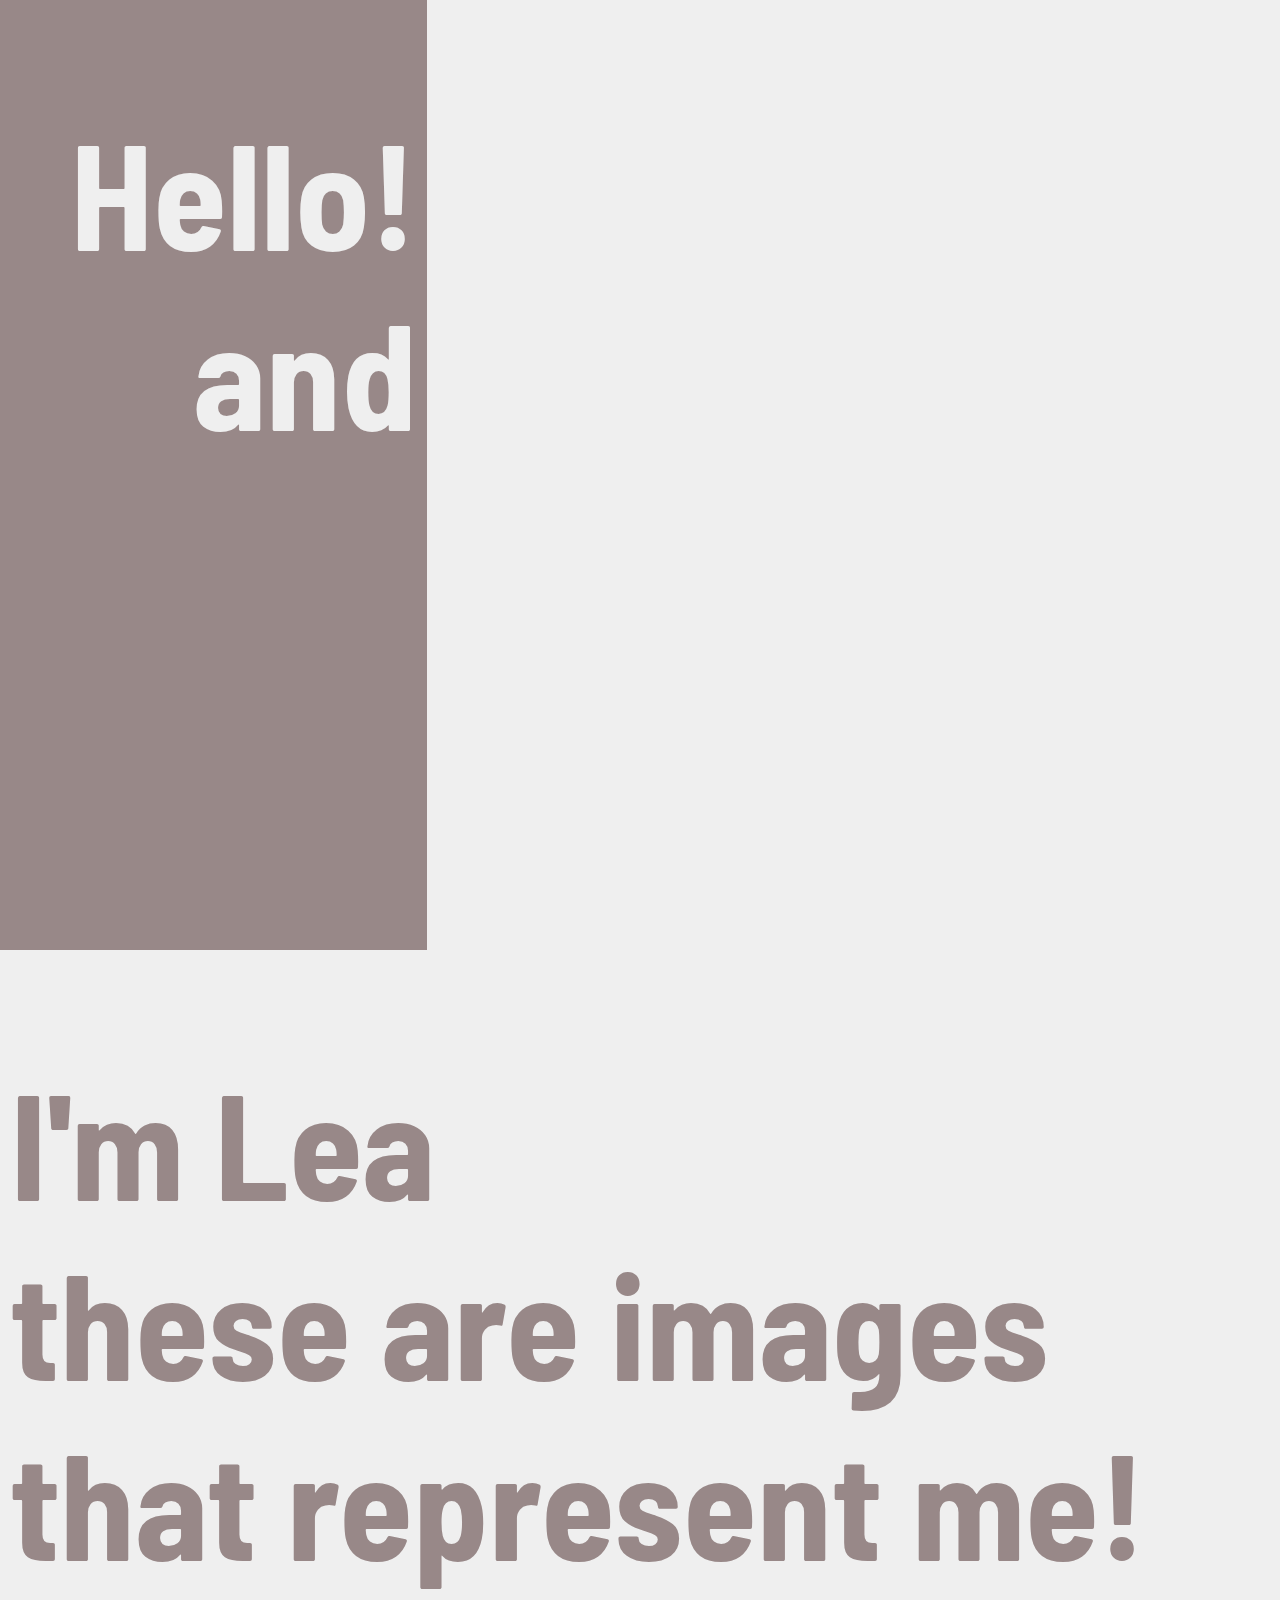
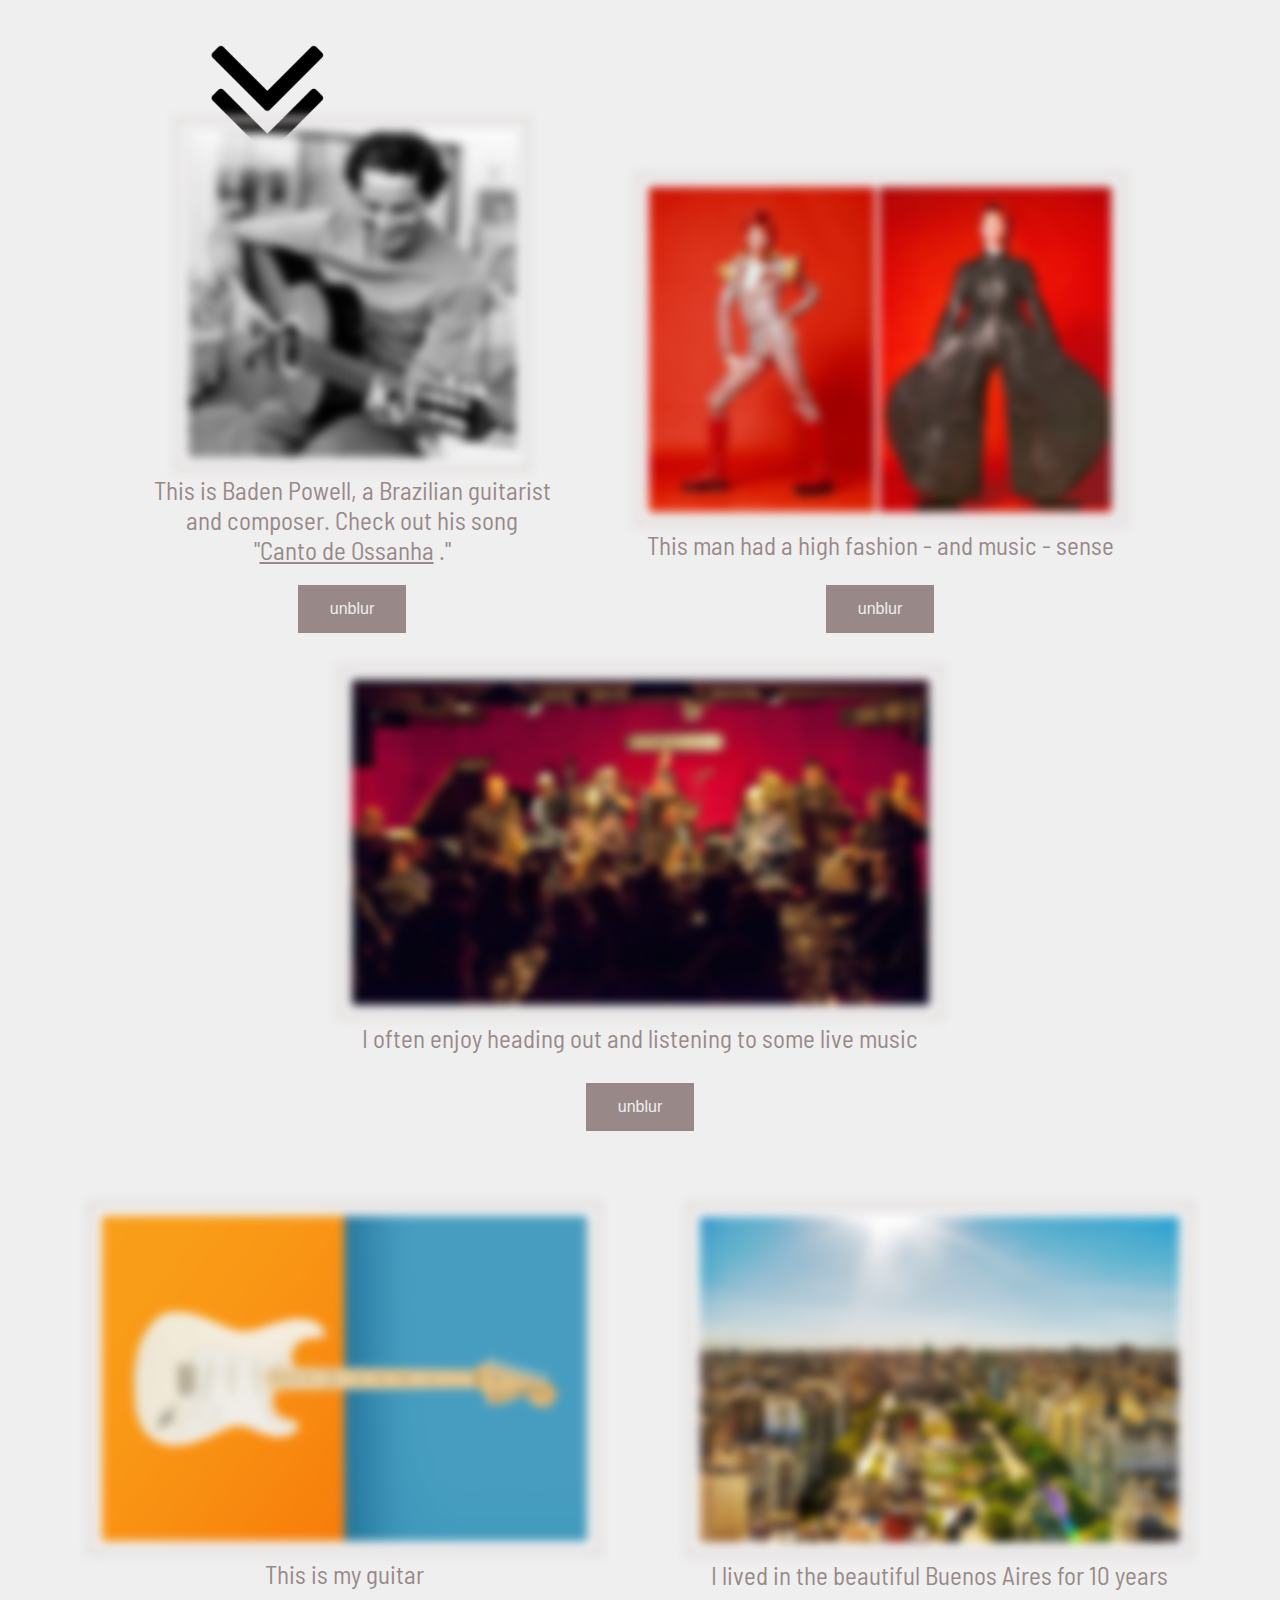
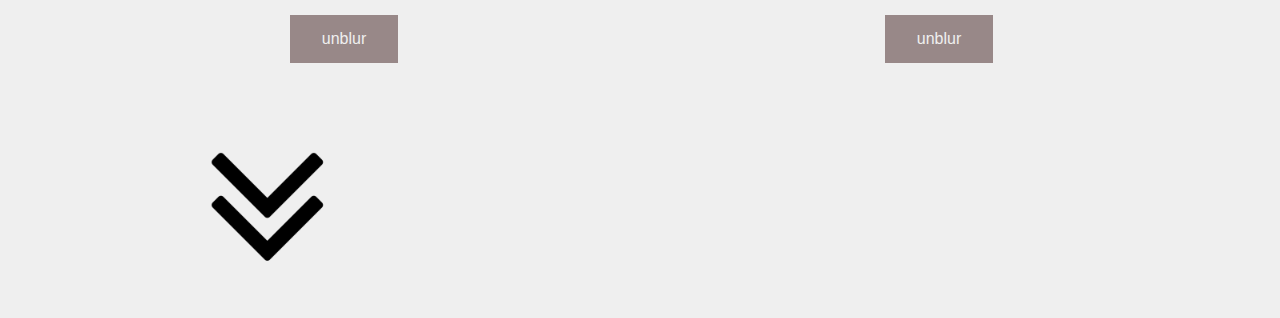
<file: index.html>
<!DOCTYPE html>
<html>
<head>
	<title>Images That Represent Me!</title>
	<link rel="stylesheet" type="text/css" href="stylesheet/style.css">
	<link href="https://fonts.googleapis.com/css?family=Barlow+Semi+Condensed" rel="stylesheet">
</head>
<body>
	<div class="row">
		<div class="intro column">
			<h1 class="right">
				Hello!<br>
				and
			</h1>
		</div>
		<div class="intro2 column">
			<h1>
				I'm Lea<br>
				these are images<br>
				that represent me!<br>
				<a href="#images"><img id="arrow" src="images/arrow.png" width="200px" height="200px"></a>
			</h1>
		</div>
	</div>
	<div id="images" class="row one">
		<figure class="column move">
			<img id="pic1" src="images/badenPowell2.jpg" width="327px" height="325px" alt="Baden Powell playing guitar">
			<figcaption>This is Baden Powell, a Brazilian guitarist<br/> and composer. Check out his song <br/>"<a href="https://www.youtube.com/watch?v=JgS16Ipnr2E" target="_blank">Canto de Ossanha</a> ."</figcaption>
			<button onclick="document.getElementById('pic1').style.filter = 'blur(0px)'">unblur</button>
		</figure>
	
		<figure class="column">
			<img id="pic2" src="images/davidBowie2.jpg" width="463px" height="325px" alt="David Bowie wearing two bodysuits">
			<figcaption>This man had a high fashion - and music - sense</figcaption>
			<button onclick="document.getElementById('pic2').style.filter = 'blur(0px)'">unblur</button>
		</figure>

		<figure class="column">
			<img id="pic3" src="images/jazzClub2.jpg" width="577px" height="325px" alt="Big band playing at a jazz club">
			<figcaption>I often enjoy heading out and listening to some live music</figcaption>
			<button onclick="document.getElementById('pic3').style.filter = 'blur(0px)'">unblur</button>
		</figure>
	</div>
	<br/>
	<br/>
	<div class="row">
		<figure class="column">
			<img id="pic4" src="images/fenderStrat.jpg" width="485px" height="325px" alt="White Fender Stratocaster">
			<figcaption>This is my guitar</figcaption>
			<button onclick="document.getElementById('pic4').style.filter = 'blur(0px)'">unblur</button>
		</figure>

		<figure class="column">
			<img id="pic5" src="images/buenos_aires.jpg" width="479px" height="325px" alt="Streets of Buenos Aires">
			<figcaption>I lived in the beautiful Buenos Aires for 10 years</figcaption>
			<button onclick="document.getElementById('pic5').style.filter = 'blur(0px)'">unblur</button>
		</figure>
	</div>
	<br/>
	<a href="templates/more.html#images"><img id="arrow" src="images/arrow.png" width="200px" height="200px" /></a>
</body>
</html>
</file>
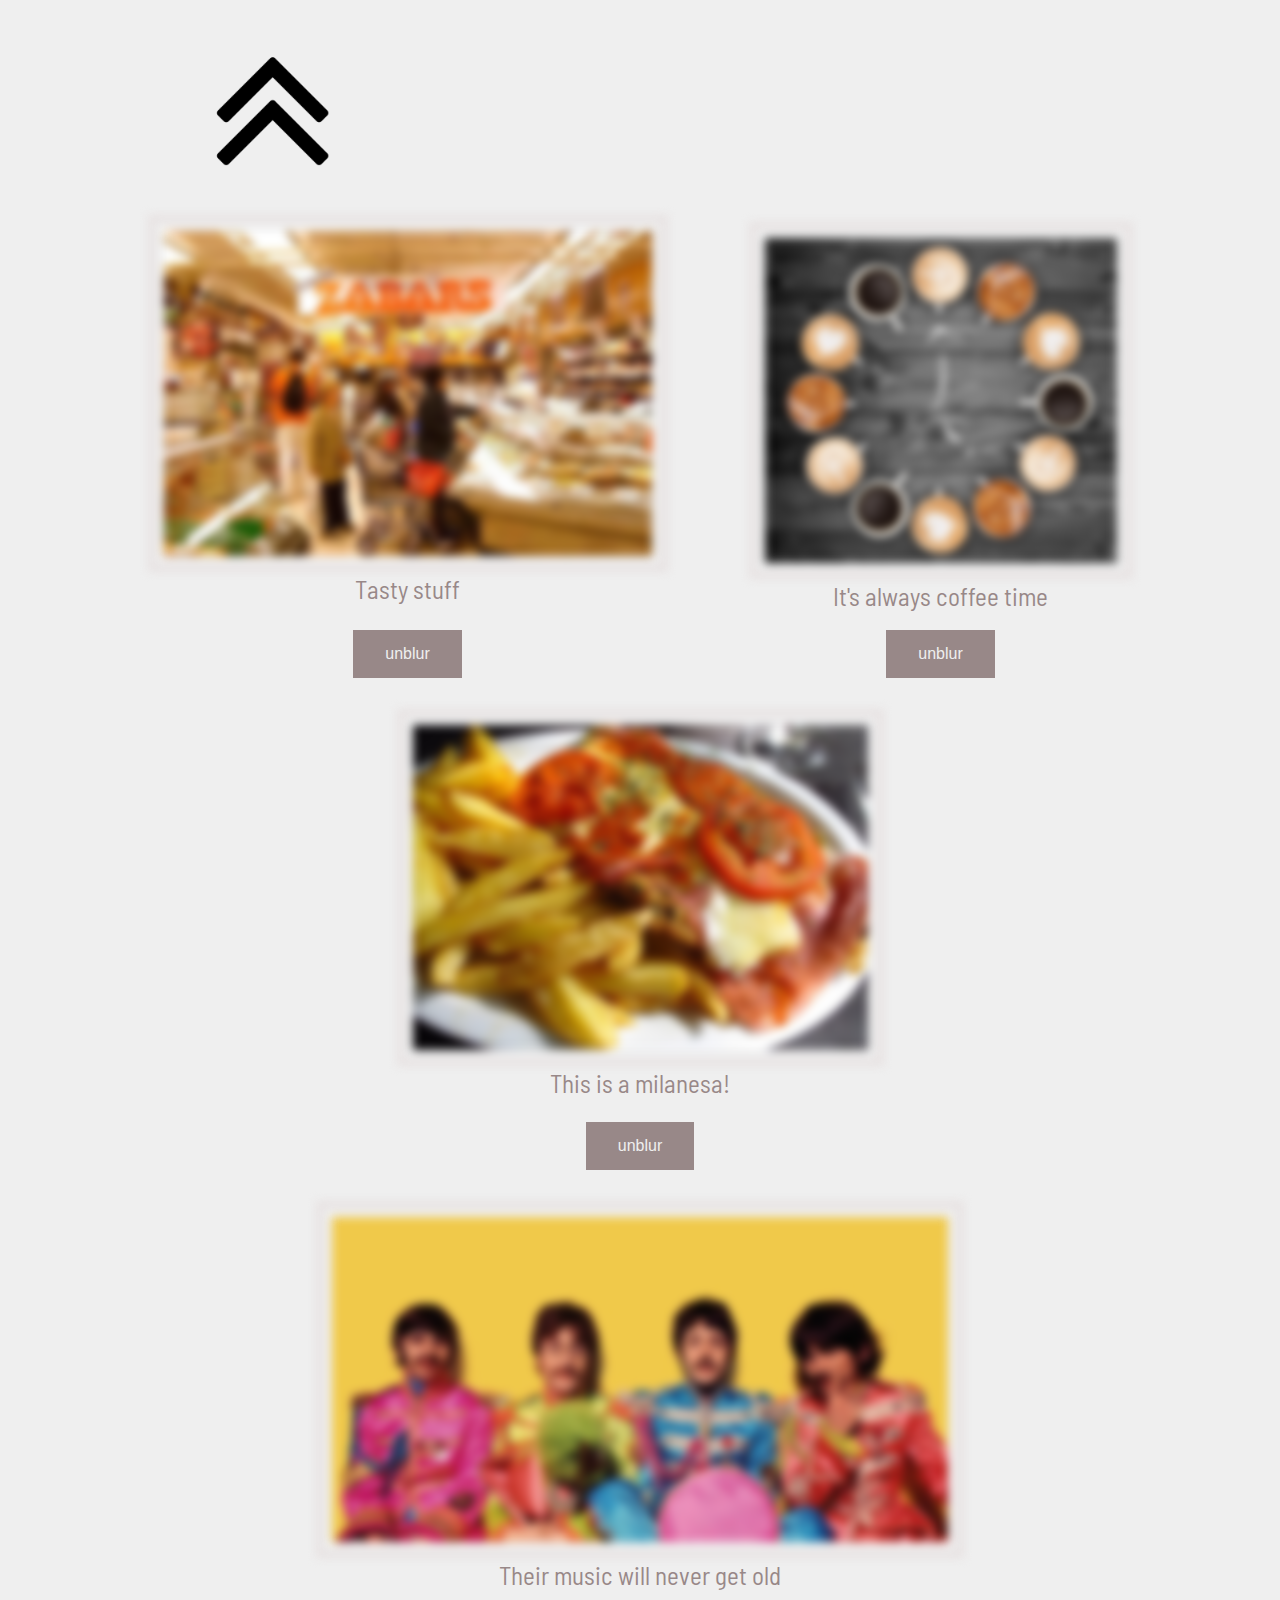
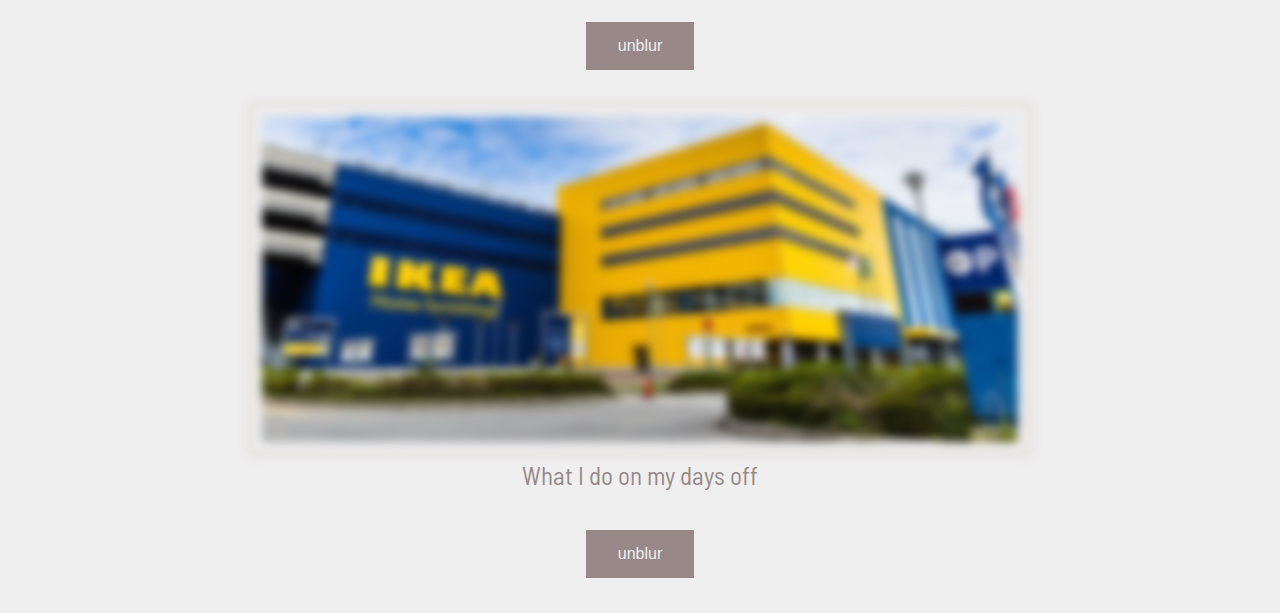
<file: templates/more.html>
<!DOCTYPE html>
<html>
<head>
	<title>More images that represent me!</title>
	<link rel="stylesheet" type="text/css" href="../stylesheet/style.css">
	<link href="https://fonts.googleapis.com/css?family=Barlow+Semi+Condensed" rel="stylesheet">
</head>
<body>
	<div class="more">
		<a href="../index.html#images"><img id="arrow" src="../images/arrow2.png" width="200px" height="200px" /></a>
	</div>
	<div id="images" class="row">
		<figure class="column">
			<img id="pic6" src="../images/zabars.jpg" width="488px" height="325px" alt="Zabar's store">
			<figcaption>Tasty stuff</figcaption>
			<button onclick="document.getElementById('pic6').style.filter = 'blur(0px)'">unblur</button>
		</figure>

		<figure class="column">
			<img id="pic7" src="../images/coffeeTime.png" width="352px" height="325px" alt="Clock made out of coffee cups">
			<figcaption>It's always coffee time</figcaption>
			<button onclick="document.getElementById('pic7').style.filter = 'blur(0px)'">unblur</button>
		</figure>

		<figure class="column">
			<img id="pic8" src="../images/milanesa.jpg" width="455px" height="325px" alt="Cutlet with tomato sauce, cheese, and fries">
			<figcaption>This is a milanesa!</figcaption>
			<button onclick="document.getElementById('pic8').style.filter = 'blur(0px)'">unblur</button>
		</figure>
	</div>

	<div class="row">
		<figure class="column">
			<img id="pic9" src="../images/beatles.jpg" width="616px" height="325px" alt="The Beatles in colorful military clothes">
			<figcaption>Their music will never get old</figcaption>
			<button onclick="document.getElementById('pic9').style.filter = 'blur(0px)'">unblur</button>
		</figure>

		<figure class="column">
			<img id="pic10" src="../images/ikea.jpg" width="756px" height="325px" alt="IKEA logo animation">
			<figcaption>What I do on my days off</figcaption>
			<button onclick="document.getElementById('pic10').style.filter = 'blur(0px)'">unblur</button>
		</figure>
	</div>
	<br/>
</body>
</html>
</file>
<file: stylesheet/style.css>
body{
	background-color: #efefef;
	font-family: 'Barlow Semi Condensed', sans-serif;
	margin: 0px;
}
h1{
	font-size: 150px;
	padding-left: 10px;
}
h1 span{
	color: #988888;
}
.right{
	text-align: right;
	padding-right: 10px;
}
#arrow{
	border: 0px;
	position: absolute;
	right: 900px; 
	filter: blur(0px); 
}
.more{
	height: 200px;
}
img{
	padding: 10px;
	border: 5px solid #e4dcdc;
	filter: blur(5px);
}
figcaption, a{
	text-align: center;
	font-size: 25px;
	color: #988888;
}
.intro{
	width: 33.33%;
	height: 950px;
	background-color: #988888;
	color: #efefef;
	display: inline-block;
	float: left;
}
.intro2{
	display: inline-block;
	float: left;
	text-align: left;
	color: #988888;
}

/* Three image containers (use 25% for four, and 50% for two, etc) */
.column{
	/*float: left;*/
	/*width: 33.33%;*/
	/*padding: 5px;*/
}

/* Clear floats after image containers */
/*.row::after {
  	content: "";
  	clear: both;
  	display: table;
  	align-items: center;
  	padding-top: 30px; 
  
}*/
.row{
	margin-left: auto;
	margin-right: auto;
	text-align: center;
  	clear: both;
}
.one{
	padding-top: 10px;
}
figure{
	display: inline-block;
}
.move{
	float: relative;
	top:20px;
}

button{
	background-color: #988888; 
    border: none;
    color: #efefef;
    margin-top: 5%;
    padding: 15px 32px;
    text-align: center;
    display: inline-block;
    font-size: 16px;
}
</file>
